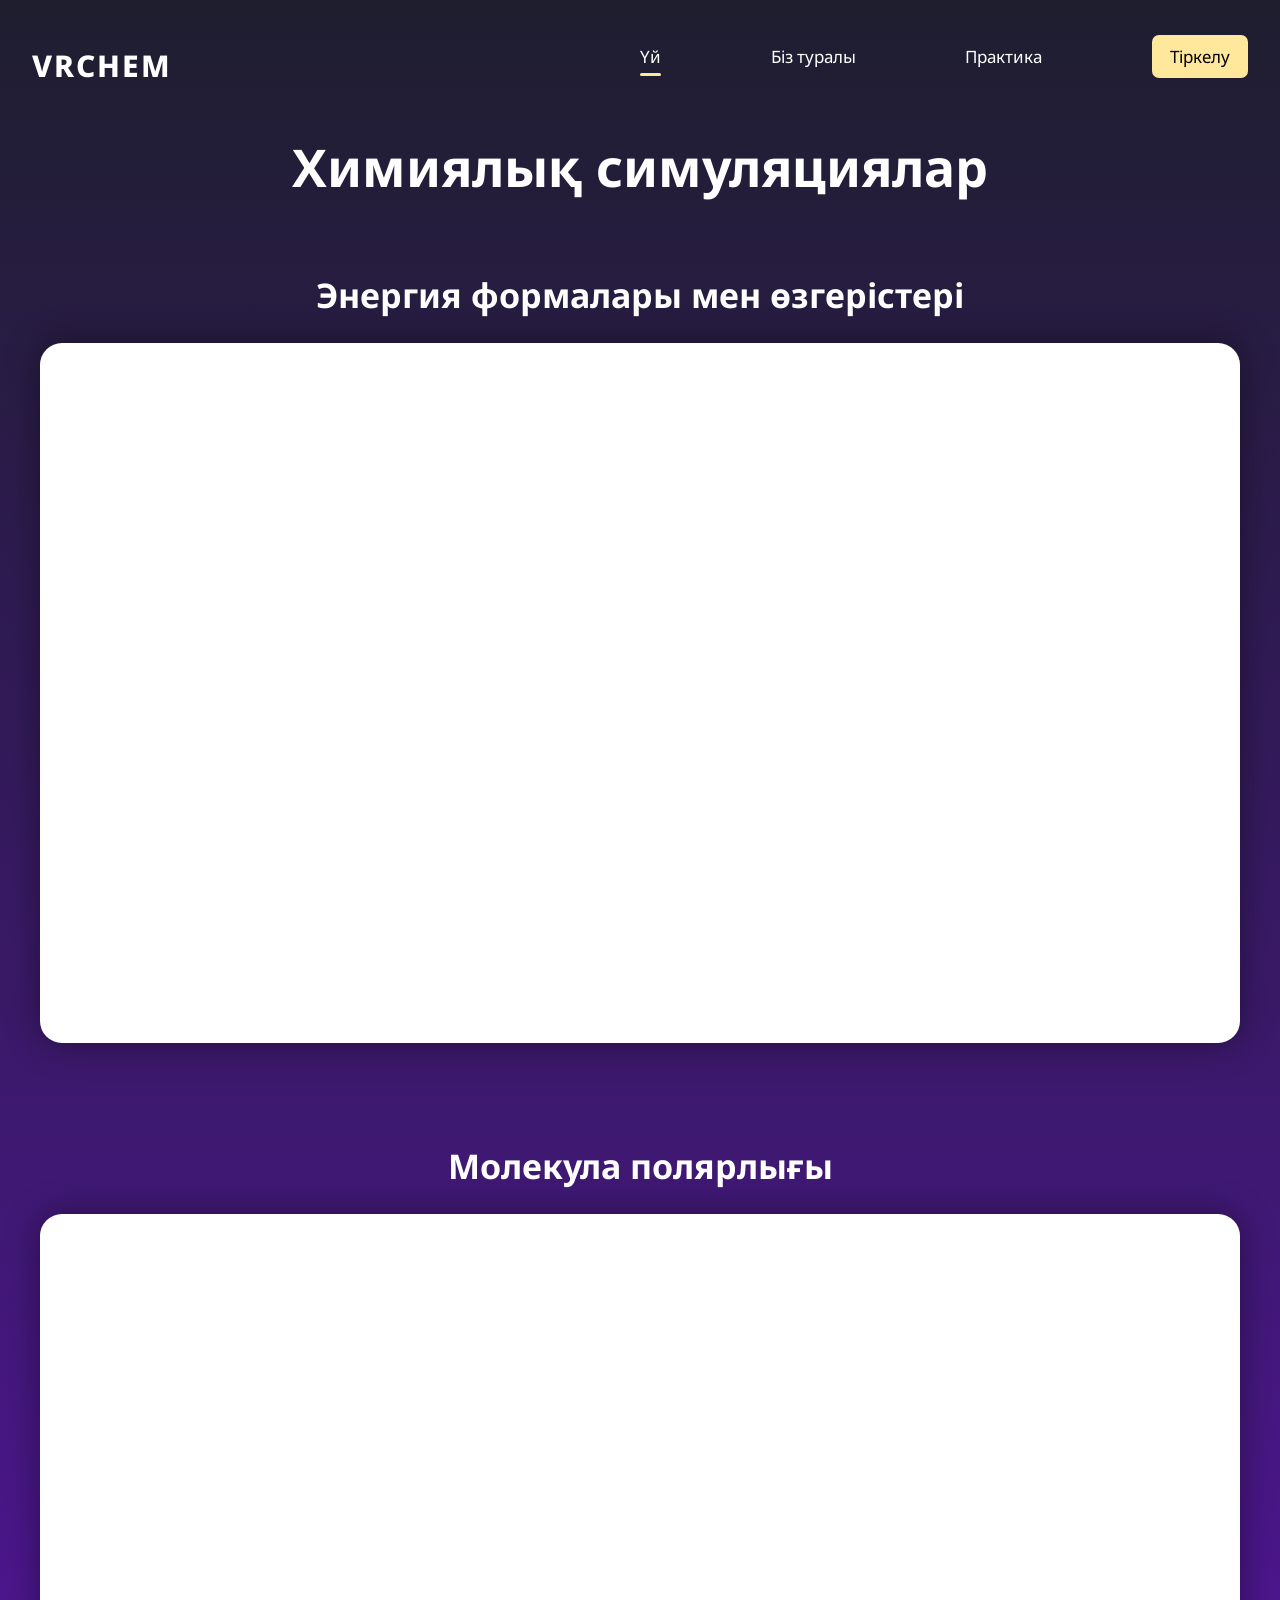
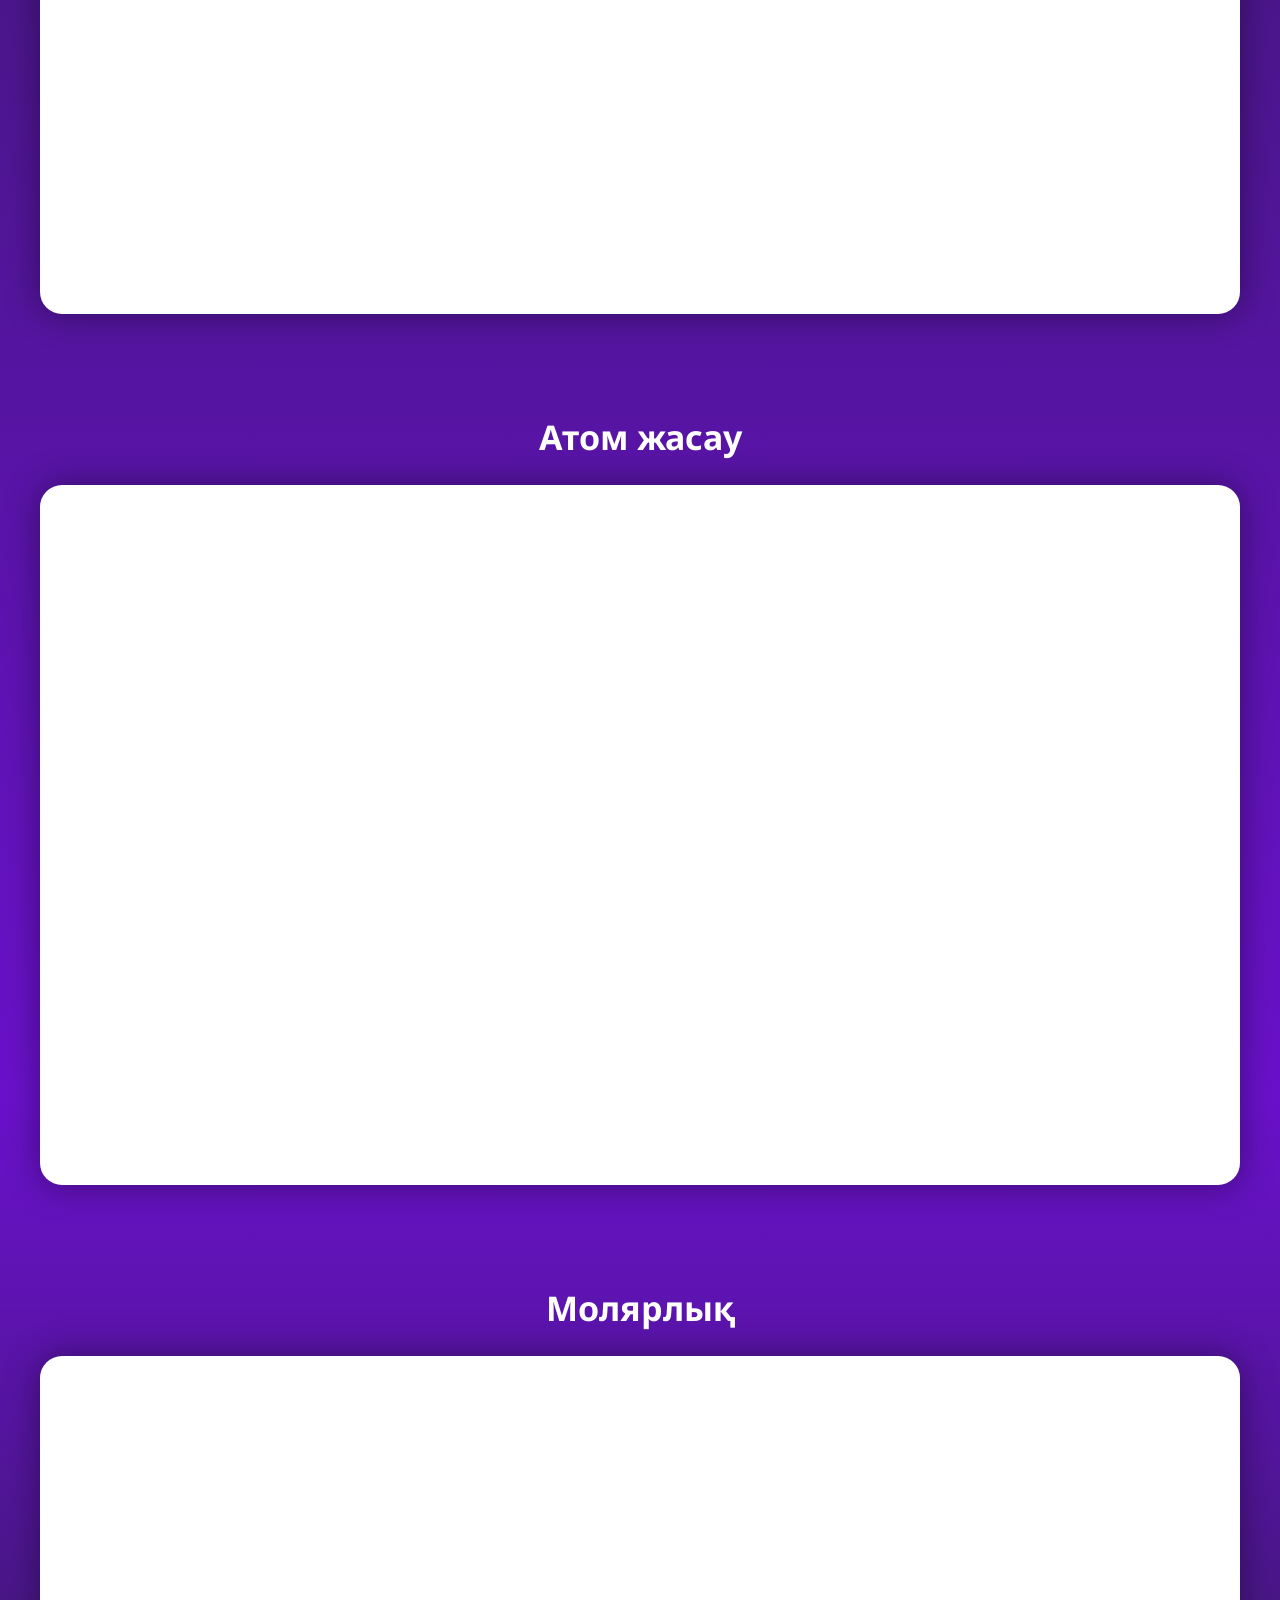
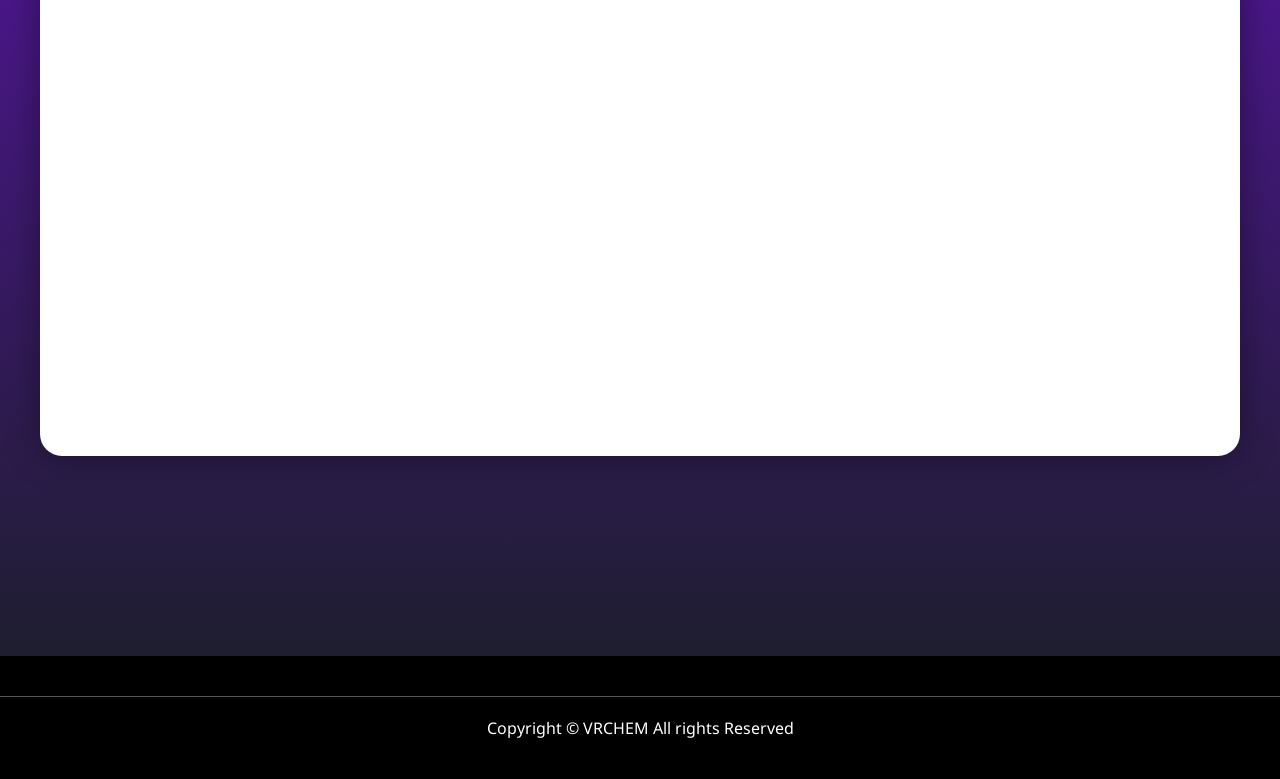
<file: practice.html>
<!DOCTYPE html>
<html lang="kk">

<head>
    <meta charset="UTF-8">
    <meta name="viewport" content="width=device-width, initial-scale=1.0">

    <title>VRCHEM</title>

    <link rel="stylesheet" href="CSS/practice.css">
</head>

<body>

<div class="wrapper">

    <!-- HEADER -->
    <header class="container">

        <span class="MODEQ">VRCHEM</span>

        <nav>
            <ul>
                <li class="active"><a href="index.html">Үй</a></li>
                <li><a href="we.html">Біз туралы</a></li>
                <li><a href="practice.html">Практика</a></li>
                <li class="btn"><a href="#">Тіркелу</a></li>
            </ul>
        </nav>

    </header>

    <!-- MAIN -->
    <main class="container trending">

        <h1>Химиялық симуляциялар</h1>

        <!-- 1 -->
        <section class="simulation-section">

            <h2>Энергия формалары мен өзгерістері</h2>

            <div class="simulation-box">
                <iframe
                    src="https://phet.colorado.edu/sims/html/energy-forms-and-changes/latest/energy-forms-and-changes_all.html"
                    allowfullscreen>
                </iframe>
            </div>

        </section>

        <!-- 2 -->
        <section class="simulation-section">

            <h2>Молекула полярлығы</h2>

            <div class="simulation-box">
                <iframe
                    src="https://phet.colorado.edu/sims/html/molecule-polarity/latest/molecule-polarity_all.html"
                    allowfullscreen>
                </iframe>
            </div>

        </section>

        <!-- 3 -->
        <section class="simulation-section">

            <h2>Атом жасау</h2>

            <div class="simulation-box">
                <iframe
                    src="https://phet.colorado.edu/sims/html/build-an-atom/latest/build-an-atom_all.html"
                    allowfullscreen>
                </iframe>
            </div>

        </section>

        <!-- 4 -->
        <section class="simulation-section">

            <h2>Молярлық</h2>

            <div class="simulation-box">
                <iframe
                    src="https://phet.colorado.edu/sims/html/molarity/latest/molarity_all.html"
                    allowfullscreen>
                </iframe>
            </div>

        </section>

    </main>

</div>

<!-- FOOTER -->
<footer>

    <hr>

    <p>Copyright © VRCHEM All rights Reserved</p>

</footer>

<script src="js/main.js"></script>

</body>
</html>
</file>
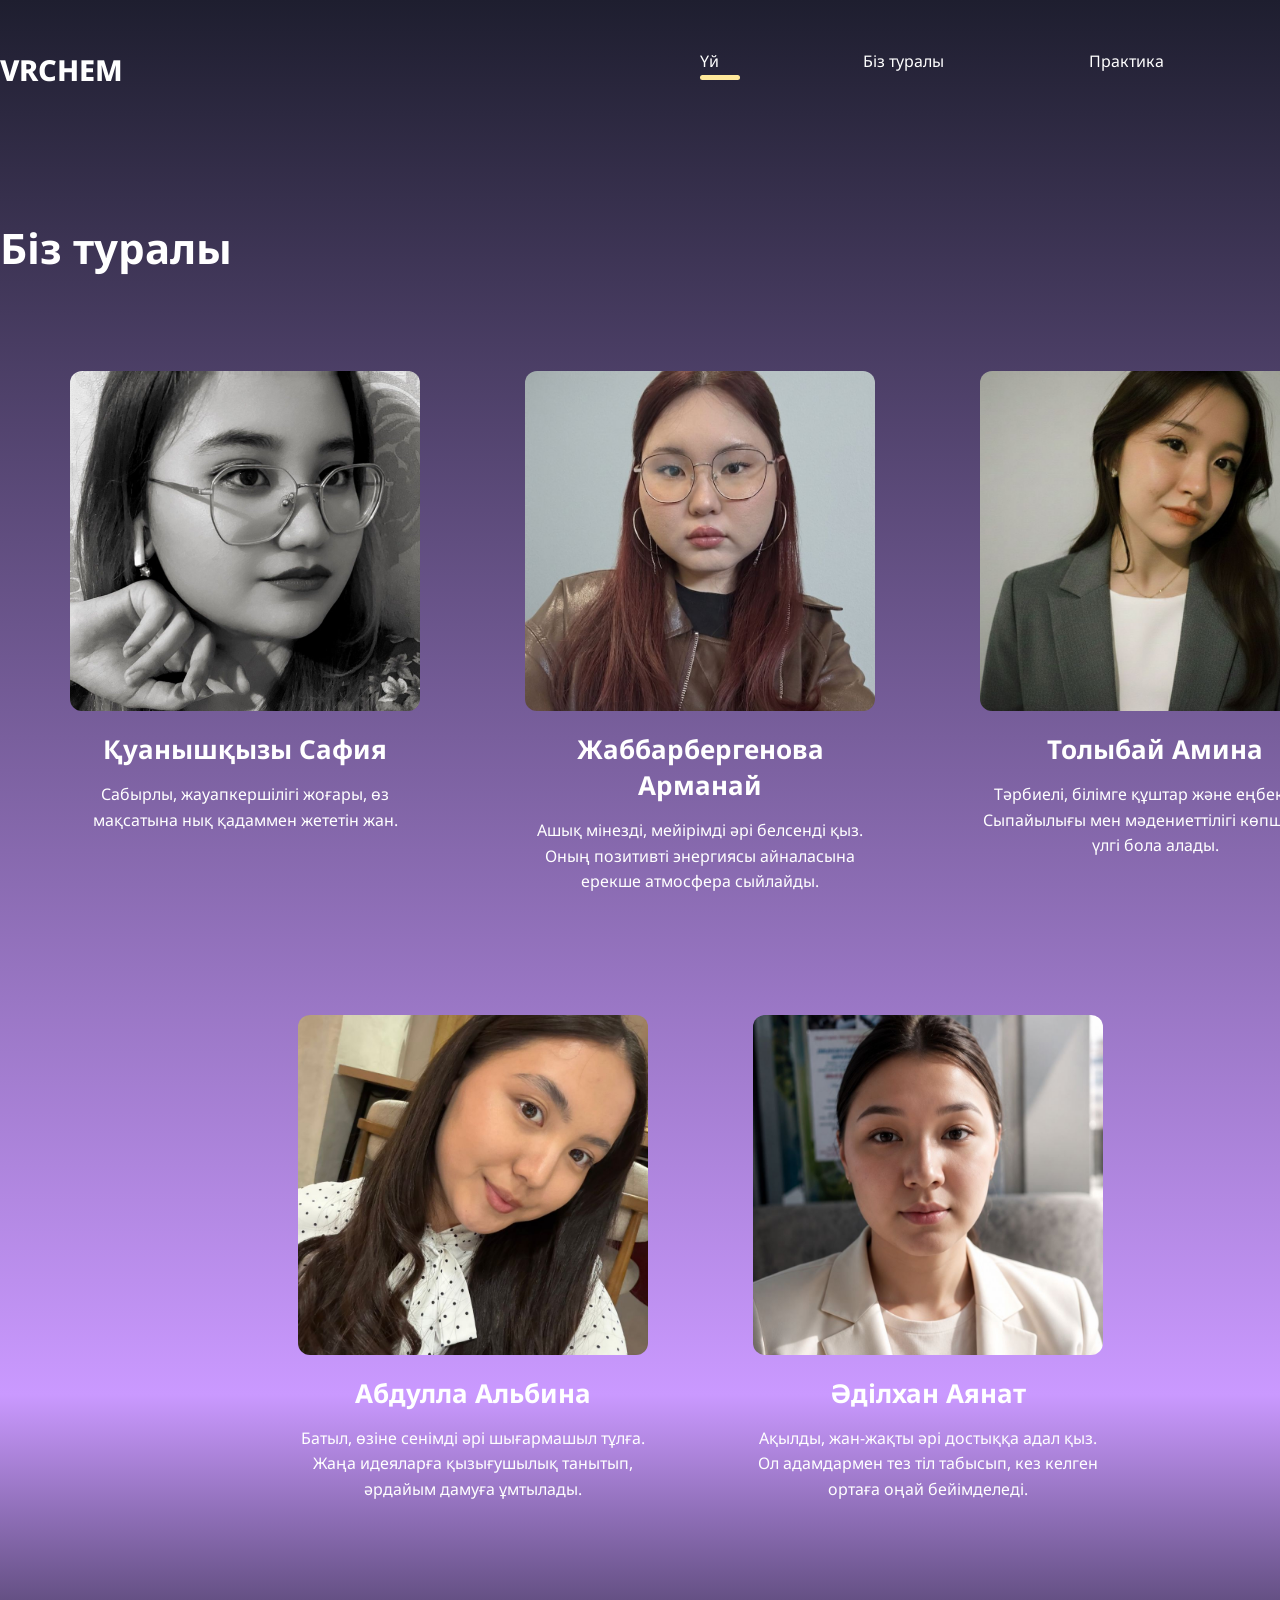
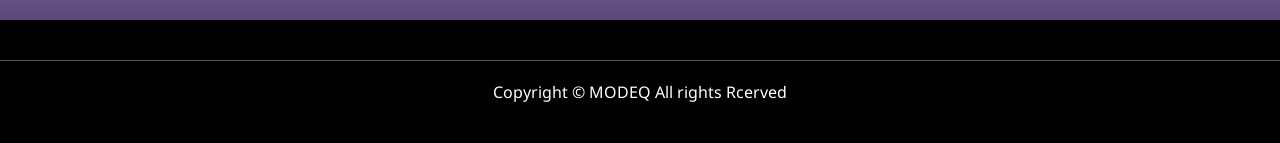
<file: we.html>
<!DOCTYPE html>
<html lang="Kazakh">

<head>
    <meta charset="UTF-8">
    <meta name="viewport" content="width=device-width, initial-scale=1.0">
    <title>VRCHEM</title>
    <link rel="stylesheet" href="CSS/we.css">
</head>

<body>
   
    <div class="wrapper">
        <header class="container">
        <span class="MODEQ">VRCHEM</span>
        <nav>
            <ul>
                <li class="active"><a href="index.html">Үй</a></li>
                <li><a href="we.html">Біз туралы</a></li>
                <li><a href="practice.html">Практика</a></li>
                <li class="btn"><a href="#">Тіркелу</a></li>
            </ul>
        </nav>
        </header>
    
    
        <div class="container trending">
        <h2>Біз туралы</h2>

        <div class="things">
            <div class="hover-effect">
                <img src="img/safi.jpeg" alt="">
                <span>Қуанышқызы Сафия</span>
                <p class="desc"> Сабырлы, жауапкершілігі жоғары, өз мақсатына нық қадаммен жететін жан.</p>
            </div>

            <div class="hover-effect">
                <img src="img/armanai.jpeg" alt="">
                <span>Жаббарбергенова Арманай</span>
                <p class="desc">Ашық мінезді, мейірімді әрі белсенді қыз. Оның позитивті энергиясы айналасына ерекше атмосфера сыйлайды.</p>
            </div>

            <div class="hover-effect">
                <img src="img/amina.jpeg" alt="">
                <span>Толыбай Амина </span>
                <p class="desc">Тәрбиелі, білімге құштар және еңбекқор. Сыпайылығы мен мәдениеттілігі көпшілікке үлгі бола алады.</p>
            </div>
            
        </div>


        <div class="things bottom-things">
             <div class="hover-effect">
                <img src="img/albi.jpeg" alt="">
                <span>Абдулла Альбина</span>
                <p class="desc">Батыл, өзіне сенімді әрі шығармашыл тұлға. Жаңа идеяларға қызығушылық танытып, әрдайым дамуға ұмтылады.</p>
             </div>

            <div class="hover-effect">
                <img src="img/ayanat.jpeg" alt="">
                <span>Әділхан Аянат</span>
                <p class="desc">Ақылды, жан-жақты әрі достыққа адал қыз. Ол адамдармен тез тіл табысып, кез келген ортаға оңай бейімделеді.</p>
            </div>
        </div>

        
    </div>

    <footer>
        <hr>
        <p>Copyright © MODEQ All rights Rcerved</p>
    </footer>

    


    <script src="js/main.js"></script>
</body>
</html>
</file>
<file: CSS/practice.css>
@import url('https://fonts.googleapis.com/css2?family=Noto+Sans:wght@100..900&display=swap');

html {
    scroll-behavior: smooth;
}

* {
    margin: 0;
    padding: 0;
    box-sizing: border-box;
    font-family: 'Noto Sans', sans-serif;
}

body {
    background: #1E1E2F;
    color: white;
}

/* LINKS */

a {
    text-decoration: none;
    color: white;
}

/* WRAPPER */

.wrapper {
    width: 100%;

    background: linear-gradient(
        #1E1E2F 0%,
        #6A11CB 70%,
        #1E1E2F 100%
    );
}

/* CONTAINER */

.container {
    width: 1400px;
    max-width: 95%;
    margin: 0 auto;
}

/* HEADER */

header {
    padding: 45px 0;
}

.MODEQ {
    font-size: 30px;
    font-weight: 800;
    letter-spacing: 2px;
}

/* NAVIGATION */

header nav {
    float: right;
    width: 50%;
}

header nav ul {
    list-style: none;

    display: flex;
    justify-content: space-between;
}

header nav ul li {
    position: relative;
}

header nav ul li a {
    font-size: 17px;
}

/* HOVER LINE */

header nav ul li:not(.btn):not(.active)::after {
    content: '';

    position: absolute;

    left: 0;
    bottom: -8px;

    width: 0%;
    height: 3px;

    background: #ffe89b;

    border-radius: 10px;

    transition: 0.3s;
}

header nav ul li:not(.btn):not(.active):hover::after {
    width: 100%;
}

/* ACTIVE */

header nav ul li.active::after {
    content: '';

    position: absolute;

    left: 0;
    bottom: -8px;

    width: 100%;
    height: 3px;

    background: #ffe89b;

    border-radius: 10px;
}

/* BUTTON */

header nav ul li.btn a {
    background: #ffe89b;

    color: black;

    padding: 10px 18px;

    border-radius: 7px;

    transition: 0.3s;
}

header nav ul li.btn a:hover {
    background: #d6c977;
}

/* MAIN */

.trending {
    padding-bottom: 100px;
}

.trending h1 {
    text-align: center;

    font-size: 52px;

    margin-bottom: 70px;
}

/* SIMULATION SECTION */

.simulation-section {
    margin-bottom: 100px;
}

.simulation-section h2 {
    font-size: 34px;

    margin-bottom: 25px;

    text-align: center;
}

/* SIMULATION BOX */

.simulation-box {
    width: 100%;

    display: flex;
    justify-content: center;
}

.simulation-box iframe {
    width: 1200px;
    max-width: 100%;

    height: 700px;

    border: none;

    border-radius: 22px;

    background: white;

    box-shadow: 0 0 35px rgba(0,0,0,0.4);
}

/* FOOTER */

footer {
    background: black;

    text-align: center;

    padding: 40px 0;
}

footer hr {
    border: none;

    height: 1px;

    background: #555;

    margin-bottom: 20px;
}



















@media (max-width: 768px) {

    /* жалпы қауіпсіздік */
    html, body {
        overflow-x: hidden;
        width: 100%;
    }

    .container {
        width: 100%;
        max-width: 100%;
        padding: 0 16px;
    }

    /* HEADER */
    header {
        padding: 20px 0;
        text-align: center;
    }

    /* LOGO */
    .MODEQ {
        display: block;
        text-align: center;
        font-size: 24px;
        margin-bottom: 15px;
        letter-spacing: 1px;
    }

    /* NAV CENTER */
    header nav {
        float: none;
        width: 100%;
        display: flex;
        justify-content: center;
    }

    header nav ul {
        display: flex;
        justify-content: center;
        align-items: center;
        flex-wrap: nowrap;
        gap: 12px;
        padding: 0;
        margin: 0;
    }

    header nav ul li a {
        font-size: 14px;
    }

    /* BUTTON */
    header nav ul li.btn a {
        padding: 7px 12px;
        font-size: 13px;
    }

    /* REMOVE UNDERLINE EFFECT */
    header nav ul li::after,
    header nav ul li.active::after,
    header nav ul li:hover::after {
        display: none !important;
        content: none !important;
    }

    /* MAIN TITLE */
    .trending h1 {
        font-size: 32px;
        margin-bottom: 40px;
        text-align: center;
    }

    /* SIMULATION */
    .simulation-section h2 {
        font-size: 24px;
        text-align: center;
    }

    .simulation-box iframe {
        width: 100%;
        height: 400px;
        border-radius: 16px;
    }

    /* FOOTER */
    footer {
        padding: 25px 10px;
    }
}
</file>
<file: CSS/we.css>
@import url('https://fonts.googleapis.com/css2?family=Noto+Sans:wght@100..900&display=swap');

html {
    scroll-behavior: smooth;
}

* {
    margin: 0;
    padding: 0;
    box-sizing: border-box;
    font-family: 'Noto Sans', sans-serif;
}

body {
    color: #fff;
    background: #1E1E2F;
}

header nav ul li {
    position: relative;
}

/* линия при наведении */
header nav ul li:not(.btn):not(.active)::after {
    content: '';
    position: absolute;
    left: 0;
    bottom: -8px;
    width: 0%;
    height: 3px;
    background: #ffe89b;
    border-radius: 10px;
    transition: 0.3s;
}

/* анимация появления */
header nav ul li:not(.btn):not(.active):hover::after {
    width: 100%;
}

/* активный пункт */
header nav ul li.active::after {
    content: '';
    position: absolute;
    left: 0;
    bottom: -8px;
    width: 100%;
    height: 3px;
    background: #ffe89b;
    border-radius: 10px;
}

/* LINKS */
a {
    text-decoration: none;
    color: white;
}

/* IMAGES */
img {
    max-width: 100%;
}

/* WRAPPER */
.wrapper {
    width: 100%;
    background: linear-gradient(
        #1E1E2F 0%,
        #ca99ff 80%,
        #1E1E2F 100%
    );
}

/* CONTAINER */
.container {
    width: 1400px;
    margin: 0 auto;
}

/* HEADER */
header {
    padding: 50px 0;
}

.MODEQ {
    font-size: 29px;
    font-weight: 800;
}

header nav {
    float: right;
    width: 50%;
}

header nav ul {
    list-style: none;
    display: flex;
    justify-content: space-between;
}

header nav ul li a {
    color: white;
}

header nav ul li.active::after {
    content: '';
    display: block;
    width: 40px;
    height: 5px;
    background: #ffe89b;
    border-radius: 10px;
    margin-top: 10px;
}

header nav ul li.btn a {
    background: #ffe89b;
    color: black;
    padding: 9px 17px;
    border-radius: 5px;
    transition: 0.3s;
}

header nav ul li.btn a:hover {
    background: #a4a280;
}

/* SECTION */
.trending {
    padding: 80px 0;
}

.trending h2 {
    font-size: 42px;
    margin-bottom: 60px;
}

/* TOP ROW */
.things {
    display: grid;
    grid-template-columns: repeat(3, 420px);
    justify-content: center;
    gap: 35px;
}

/* BOTTOM ROW */
.bottom-things {
    display: grid;
    grid-template-columns: repeat(2, 420px);
    justify-content: center;
    gap: 35px;
    margin-top: 50px;
}

/* CARD */
.hover-effect {
    width: 420px;
    min-height: 560px;
    padding: 35px;
    border-radius: 12px;
    text-align: center;
    transition: 0.3s;

    display: flex;
    flex-direction: column;
    align-items: center;
}

/* HOVER */
.hover-effect:hover {
    transform: scale(1.05);
}

/* BIG IMAGE */
.hover-effect img {
    width: 100%;
    height: 340px;
    object-fit: cover;
    border-radius: 12px;
}

/* TITLE */
.hover-effect span {
    display: block;
    margin-top: 20px;
    font-size: 26px;
    font-weight: 700;
}

/* TEXT */
.hover-effect p {
    margin-top: 15px;
    line-height: 1.6;
    font-size: 16px;
}

/* FOOTER */
footer {
    background: black;
    padding: 40px 0;
    text-align: center;
}

footer hr {
    border: none;
    height: 1px;
    background: #555;
    margin-bottom: 20px;
}





















@media (max-width: 768px) {

    *,
    *::before,
    *::after {
        box-sizing: border-box;
    }

    html,
    body {
        width: 100%;
        overflow-x: hidden;
    }

    body {
        overflow-x: hidden;
    }

    .container {
        width: 100%;
        max-width: 100%;
        padding: 0 16px;
        margin: 0 auto;
    }

    /* Жоғарғы менюді бекіту */
    header {
        position: sticky;
        top: 0;
        z-index: 9999;
        background: rgba(30, 30, 47, 0.95);
        backdrop-filter: blur(10px);

        text-align: center;
        padding: 15px 0;
    }

    /* Логотип */
    .MODEQ,
    .VRCHEM {
        display: block;
        text-align: center;
        margin-bottom: 15px;
        font-size: 24px;
    }

    /* Меню */
    header nav {
        float: none;
        width: 100%;
        display: flex;
        justify-content: center;
    }

    header nav ul {
        display: flex;
        flex-wrap: nowrap;
        justify-content: center;
        align-items: center;
        gap: 12px;
        padding: 0;
        margin: 0;
        list-style: none;
    }

    header nav ul li a {
        font-size: 14px;
    }

    header nav ul li.btn a {
        padding: 8px 12px;
    }

    /* Сары сызықты алып тастау */
    header nav ul li::after,
    header nav ul li.active::after,
    header nav ul li:hover::after {
        display: none !important;
        content: none !important;
    }

    /* SECTION */
    .trending {
        padding: 50px 0;
    }

    .trending h2 {
        font-size: 30px;
        text-align: center;
        margin-bottom: 35px;
    }

    /* TOP ROW */
    .things {
        width: 100%;
        grid-template-columns: 1fr;
        gap: 25px;
    }

    /* BOTTOM ROW */
    .bottom-things {
        width: 100%;
        grid-template-columns: 1fr;
        gap: 25px;
        margin-top: 25px;
    }

    /* CARD */
    .hover-effect {
        width: 100%;
        max-width: 100%;
        min-height: auto;
        padding: 20px;
    }

    .hover-effect img {
        width: 100%;
        height: auto;
    }

    .hover-effect span {
        font-size: 22px;
    }

    .hover-effect p {
        font-size: 14px;
        line-height: 1.6;
    }

    /* FOOTER */
    footer {
        padding: 25px 15px;
    }
}
</file>
